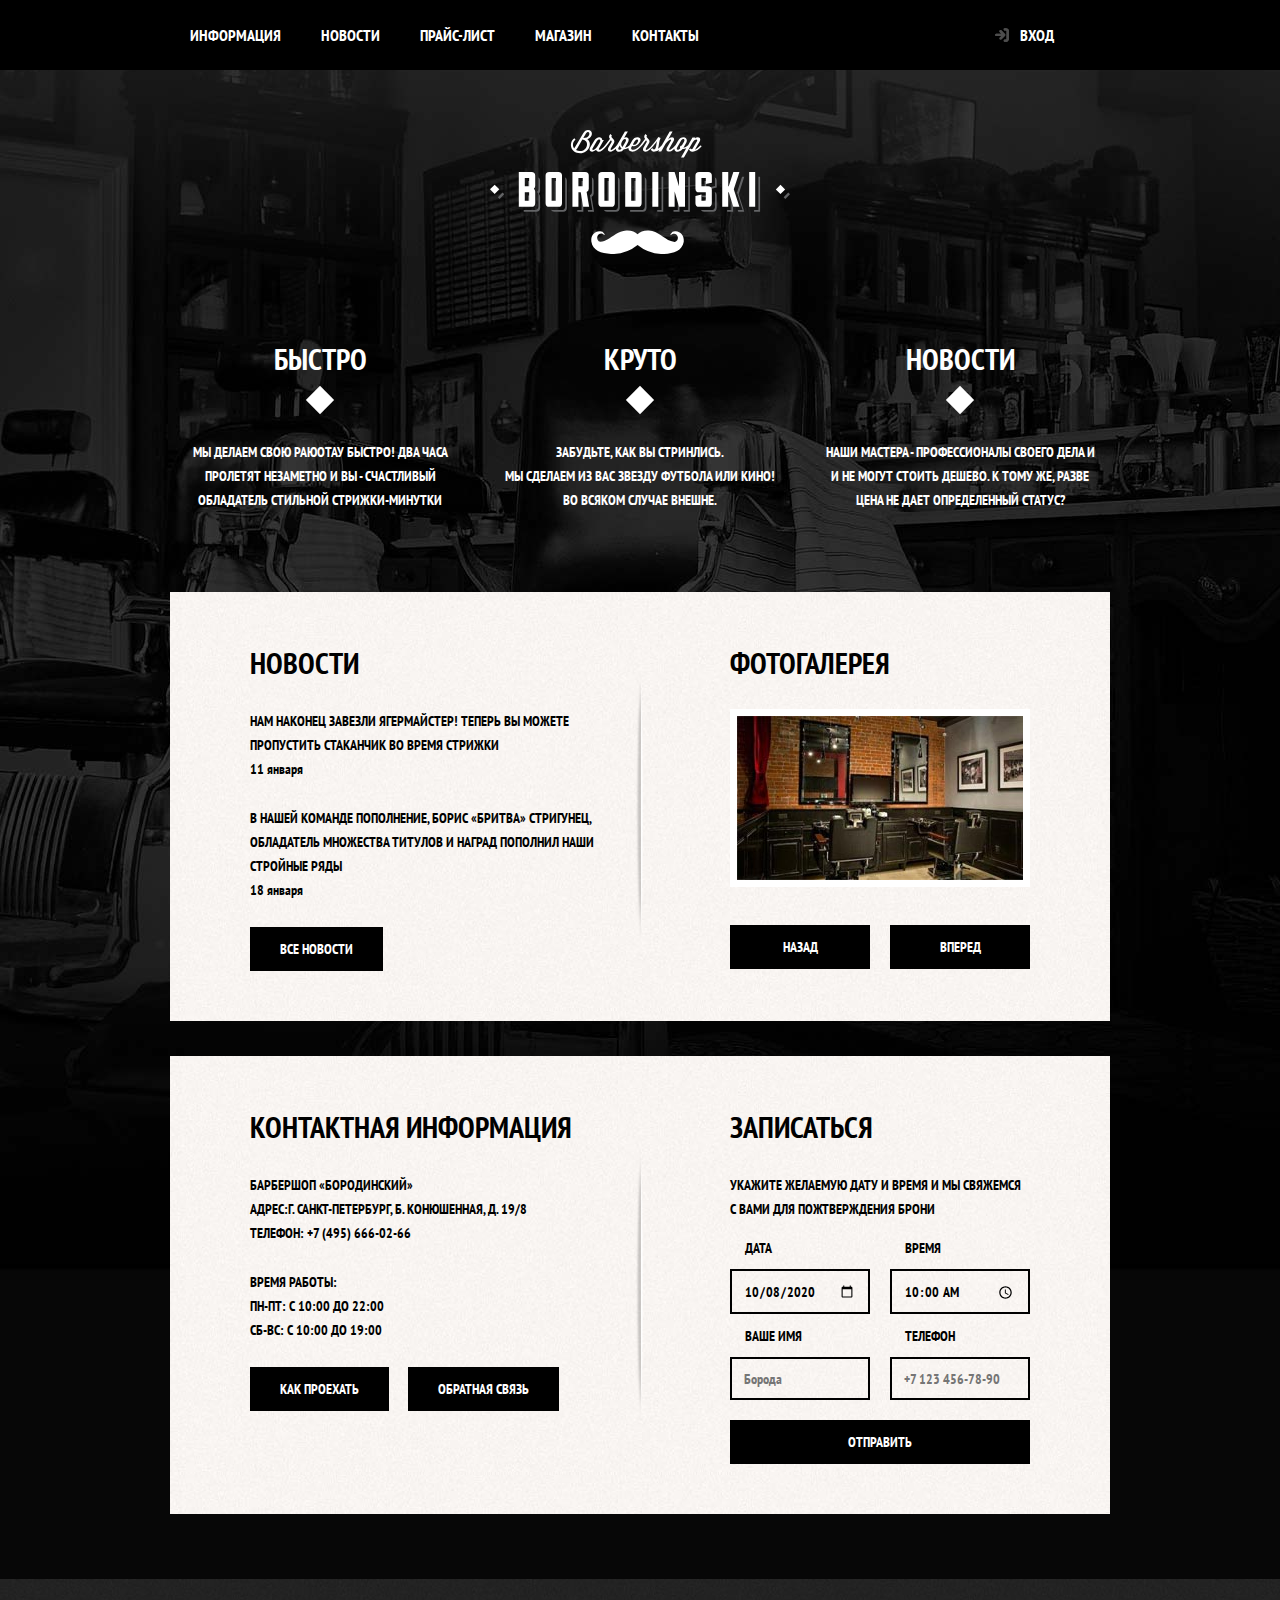
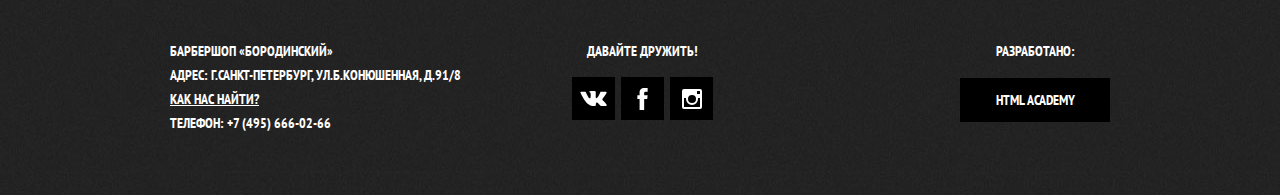
<file: index.html>
<!DOCTYPE html>
<html lang="ru">
<head>
    <meta charset="UTF-8">
    <title>Барбершоп Бородинский</title>
    <link href="https://fonts.googleapis.com/css2?family=PT+Sans+Narrow:wght@400;700&display=swap" rel="stylesheet">
    <link rel="stylesheet" href="css/normalize.css">
    <link rel="stylesheet" href="css/stylesheets.css">
</head>
<body>
    <header class="main-header">
        <nav class="main-navigation">
            <a href="index.html" class="main-header-logo">
                <img src="svg/index-logo.svg" width="368"
                height="150" alt="Логотип барбершопа Бородинский">
            </a>
            <div class="main-navigation-wrapper">
                <div class="container">
                    <ul class="site-navigation">
                        <li><a href="info.html">Информация</a></li>
                        <li><a href="news.html">Новости</a></li>
                        <li><a href="price.html">Прайс-лист</a></li>
                        <li><a href="shop.html">Магазин</a></li>
                        <li><a href="contacts.html">Контакты</a></li>
                    </ul>
                    <ul class="user-navigation">
                        <li><a class="login-link" href="login.html">Вход</a></li>
                    </ul>
                </div>
            </div>
        </nav>
    </header>
    <main class="container">
        
        <h1 class="visually-hidden">Барбершоп Бородинский</h1>
        
        <section class="advantages">
            <h2 class="visually-hidden">Преимущества</h2>
            <ul class="advantages-list">
                <li class="advantages-item">
                    <h3>Быстро</h3>
                    <p>Мы делаем свою раюотау быстро! Два часа<br>
                        пролетят незаметно и вы - cчастливый<br>
                        обладатель стильной стрижки-минутки</p>
                </li>
                <li class="advantages-item">
                     <h3>Круто</h3>
                     <p>Забудьте, как вы стринлись.<br>
                        Мы сделаем из вас звезду футбола или кино!<br>
                        Во всяком случае внешне.</p>
                </li>
                <li class="advantages-item">
                    <h3>Новости</h3>
                    <p>Наши мастера - профессионалы своего дела и<br>
                        и не могут стоить дешево. К тому же, разве цена
                        не дает определенный статус?</p>
                </li>
            </ul>
        </section>

        <div class="index-columns">
            <section class="news">
                <h2>Новости</h2>
                <ul class="news-list">
                    <li class="news-item">
                        <p>Нам наконец завезли Ягермайстер! Теперь вы можете<br>
                            пропустить стаканчик во время стрижки</p>
                        <time datetime="2020-01-11">11 января</time>
                    </li>
        
                    <li class="news-item">
                        <p>В нашей команде пополнение, Борис «Бритва» Стригунец,<br>
                            обладатель множества титулов и наград пополнил наши<br>
                            стройные ряды</p>
                        <time datetime="2020-01-18">18 января</time>
                    </li>
                </ul>
                <a class="button" href="news.html">Все новости</a>
            </section>
    
            <section class="gallery">
                <h2>Фотогалерея</h2>
                <div class="gallery-container">
                    <figure class="gallery-content">
                        <a href="#">
                            <img src="img/interier.jpg" width="268" height="164" alt="Салон">
                        </a>
                    </figure>
                    <button class="button gallery-button gallery-button-back" type="button">Назад</button>
                    <button class="button gallery-button gallery-button-next" type="button">Вперед</button>
                </div>
            </section>
        </div>

        <div class="index-columns">
            <section class="contacts">
                <h2>Контактная информация</h2>
                <p>
                    Барбершоп «Бородинский»<br>
                    Адрес:г. Санкт-Петербург, Б. Конюшенная, Д. 19/8<br>
                    Телефон: +7 (495) 666-02-66
                </p>
                <p>
                    Время работы:<br>
                    Пн-Пт: с 10:00 до 22:00<br>
                    Сб-Вс: с 10:00 до 19:00
                </p>
    
                <a class="button contacts-button-map" href="map.html">Как проехать</a>
                <a class="button" href="contacts.html">Обратная связь</a>
            </section>
    
            <section class="appointment">
                <h2>Записаться</h2>
                <p class="appointment-info">
                    Укажите желаемую дату и время и мы свяжемся<br>
                    с вами для пожтверждения брони
                </p>
                <form class="appointment-form" action="https://echo.htmladademy.ru" method="POST">
                    <p class="appointment-item">
                        <label for="appointment-date">Дата</label>
                        <input type="date" name="date" value="2020-10-08" id="appointment-date">
                    </p>
                    <p class="appointment-item">
                        <label for="appointmet-time">Время</label>
                        <input type="time" name="time" value="10:00" id="appointmet-time">
                    </p>
                    <p class="appointment-item">
                        <label for="appointment-name">Ваше имя</label>
                        <input type="text" name="name" value="" placeholder="Борода" id="appointment-name">
                    </p>
                    <p class="appointment-item">
                        <label for="appointment-phone">Телефон</label>
                        <input type="tel" name="phone" value="" placeholder="+7 123 456-78-90" id="appointment-phone">
                    </p>
                    <button class="button" type="submit ">Отправить</button>
                </form>
            </section>
        </div>
    </main>

    <footer class="main-footer">
            <div class="container">
                <p class="footer-contacts">
                    Барбершоп  «Бородинский»<br>
                    Адрес: г.Санкт-Петербург, ул.Б.Конюшенная, д.91/8<br>
                    <a href="map.html">Как нас найти?</a><br>
                    Телефон: +7 (495) 666-02-66
                </p>
    
                <div class="footer-social">
                    <p>Давайте дружить!</p>
                    <ul>
                        <li><a class="social-button" href="#"><span class="visually-hidden">Вконтакте</span>
                            <svg xmlns="http://www.w3.org/2000/svg" width="27" height="15" viewBox="0 0 26.14 14.91">
                            <path d="M26 13.47l-.09-.17a13.55 13.55 0 0 0-2.6-3q-.87-.83-1.1-1.12A1 1 0 0 1 22 8a10.27 
                            10.27 0 0 1 1.22-1.78l.88-1.16q2.35-3.13 2-4L26 .94a.8.8 0 0 0-.4-.22 2.14 2.14 0 0 0-.87 
                            0h-3.92a.51.51 0 0 0-.27 0h-.3a.6.6 0 0 0-.15.14.93.93 0 0 0-.14.24 22.22 22.22 0 0 1-1.46 
                            3.06q-.5.84-.93 1.46a7 7 0 0 1-.71.91 4.94 4.94 0 0 1-.52.47q-.23.18-.35.15l-.23-.05a.9.9 0 
                            0 1-.31-.33 1.49 1.49 0 0 1-.16-.53V1.6a3.14 3.14 0 0 0 0-.62 2.12 2.12 0 0 0-.14-.44.73.73 
                            0 0 0-.28-.33 1.57 1.57 0 0 0-.46-.18A9 9 0 0 0 12.57 0a8.93 8.93 0 0 0-3.25.33 1.83 1.83 0 
                            0 0-.52.41q-.25.3-.07.33a1.67 1.67 0 0 1 1.16.59l.08.16a2.6 2.6 0 0 1 .19.63 6.32 6.32 0 0 
                            1 .12 1 10.59 10.59 0 0 1 0 1.7q-.07.71-.13 1.1a2.21 2.21 0 0 1-.18.64 2.69 2.69 0 0 1-.16.3l
                            -.07.07a1 1 0 0 1-.37.07.86.86 0 0 1-.46-.19 3.27 3.27 0 0 1-.56-.52 7 7 0 0 1-.66-.93q-.37-.6
                            -.76-1.42l-.22-.39q-.2-.38-.56-1.11t-.62-1.43A.9.9 0 0 0 5.2.9h-.07a.93.93 0 0 0-.22-.16A1.44 
                            1.44 0 0 0 4.6.65L.87.68A1 1 0 0 0 .1.94L0 1a.44.44 0 0 0 0 .22 1.08 1.08 0 0 0 .08.37Q.9 3.53
                             1.86 5.31t1.66 2.87Q4.23 9.27 5 10.24t1 1.24l.37.41.34.33a8.06 8.06 0 0 0 1 .78 16.34 16.34 0 
                             0 0 1.4.9 7.6 7.6 0 0 0 1.79.72 6.19 6.19 0 0 0 2 .22h1.57a1.08 1.08 0 0 0 .72-.3l.05-.07a.9.9 
                             0 0 0 .1-.25 1.38 1.38 0 0 0 0-.37 4.48 4.48 0 0 1 .09-1.05 2.77 2.77 0 0 1 .23-.71 1.74 1.74 0
                              0 1 .29-.4 1.19 1.19 0 0 1 .23-.2h.11a.86.86 0 0 1 .77.21 4.52 4.52 0 0 1 .83.79q.39.47.93 1.05a6.41 
                              6.41 0 0 0 1 .87l.27.16a3.31 3.31 0 0 0 .71.3 1.53 1.53 0 0 0 .76.07l3.48-.05a1.58 1.58 0 0 0 
                              .8-.17.68.68 0 0 0 .34-.37 1.06 1.06 0 0 0 0-.46 1.71 1.71 0 0 0-.1-.36z" fill="#fff"/></svg>
                        </a></li>
                        <li><a class="social-button" href="#"><span class="visually-hidden">Фейсбук</span>
                            <svg xmlns="http://www.w3.org/2000/svg" width="19" height="22" viewBox="0 0 10.15 21.74"><path d="M3.34 1.12A4.77 4.77 0 0 1 6.53 0h3.61v3.81H7.81a1.07 1.07 0 0 0-1.09.83v2.55h3.42c-.08 1.23-.24 2.45-.41 3.67h-3v10.87H2.21V10.86H0V7.21h2.19V3.66a3.83 3.83 0 0 1 1.15-2.54z" fill="#fff"/></svg>
                        </a></li>
                        <li><a class="social-button" href="#"><span class="visually-hidden">Инстаграм</span>
                            <svg xmlns="http://www.w3.org/2000/svg" width="20" height="20" viewBox="0 0 20 20"><path d="M18 0H2a2 2 0 0 0-2 2v16a2 2 0 0 0 2 2h16a2 2 0 0 0 2-2V2a2 2 0 0 0-2-2zm-8 6a4 4 0 1 1-4 4 4 4 0 0 1 4-4zM2.5 18a.47.47 0 0 1-.5-.5V9h2.1a3.4 3.4 0 0 0-.1 1 6 6 0 1 0 12 0 3.4 3.4 0 0 0-.1-1H18v8.5a.47.47 0 0 1-.5.5zM18 4.5a.47.47 0 0 1-.5.5h-2a.47.47 0 0 1-.5-.5v-2a.47.47 0 0 1 .5-.5h2a.47.47 0 0 1 .5.5z" fill="#fff"/></svg>
                        </a></li>
                    </ul>
                </div>
    
                <p class="footer-copyright">
                    <b>Разработано:</b>
                    <a class="button" href="#">Html Academy</a>
                </p>
            </div>
    </footer>

    <section class="modal modal-login">
        <h2>Личный кабинет</h2>
        <p class="modal-description">Введите совй логин и пароль</p>
        <form class="login-form" action="https://echo.htmladademy.ru" method="POST">
            <P>
                <label class="visually-hidden" for="user-login">Логин</label>
                <input type="email" name="login" placeholder="email@example.com" id="user-login" class="login-icon-user">
            </P>
            <p>
                <label class="visually-hidden" for="user-password">Пароль</label>
                <input type="password" name="password" placeholder="********" id="user-password" class="login-icon-password">
            </p>
            <p class="login-help">
                <label class="login-checkbox" for="login-password-info">
                    <input type="checkbox" name="remember" id="login-password-info" class="visually-hidden login-checkbox">
                    <span class="checkbox-indicator"></span>
                    Запомните меня
                </label>
                <a class="restore" href="#">Я забыл пароль!</a>
            </p>
            <button class="button" type="submit">Войти</button>
        </form>        
        <button class="modal-close" type="button">Закрыть</button>
    </section>

    <section class="modal modal-map">
        <h2 class="visually-hidden">Как до нас добраться</h2>
        <iframe src="https://www.google.com/maps/embed?pb=!1m18!1m12!1m3!1d706.6416750849614!2d30.32173631799064!3d59.93737757071412!2m3!1f0!2f0!3f0!3m2!1i1024!2i768!4f13.1!3m3!1m2!1s0x4696310fed3acb23%3A0xce54128f8838d988!2z0JHQvtC70YzRiNCw0Y8g0JrQvtC90Y7RiNC10L3QvdCw0Y8g0YPQuy4sIDI3LCDQodCw0L3QutGCLdCf0LXRgtC10YDQsdGD0YDQsywgMTkxMTg2!5e0!3m2!1sru!2sru!4v1593627307449!5m2!1sru!2sru" width="600" height="450" frameborder="0" style="border:0;" allowfullscreen="" aria-hidden="false" tabindex="0"></iframe>
        <p>
            <img src="img/map.jpg"  alt="Офис компании по адресу ул. Большая Конюшенная 19/8, Санкт-Петербург"
            width="780" height="560">
        </p>
        <button class="modal-close" type="button">Закрыть</button>
    </section>

    <script src="js/popup.js"></script>
    <script src="js/map.js"></script>

</body>
</html>
</file>
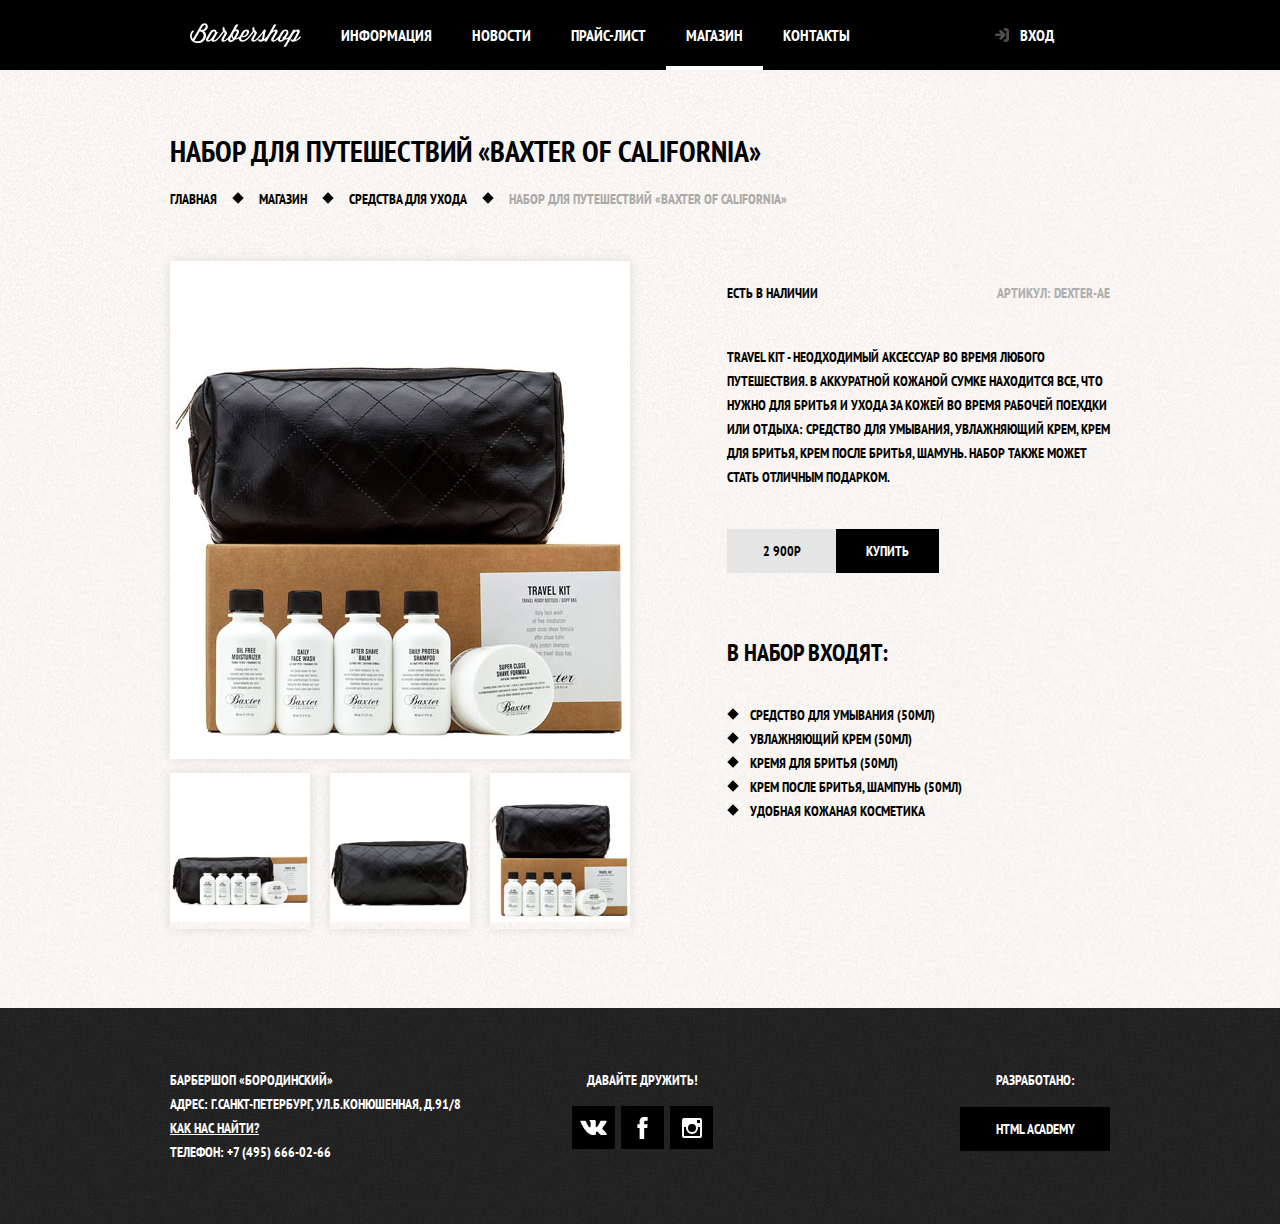
<file: item.html>
<!DOCTYPE html>
<html lang="ru">
<head>
    <meta charset="UTF-8">
    <title>Набор для путешестий «Baxter of California»</title>
    <link href="https://fonts.googleapis.com/css2?family=PT+Sans+Narrow:wght@400;700&display=swap" rel="stylesheet">
    <link rel="stylesheet" href="css/normalize.css">
    <link rel="stylesheet" href="css/stylesheets.css">
</head>
<body class="inner-page">
    <header class="main-header">
        <nav class="main-navigation">
            <div class="main-navigation-wrapper">
                <div class="container">
                    <a href="index.html" class="main-header-logo">
                        <img src="svg/logo.svg" width="111"
                        height="24" alt="Логотип барбершопа Бородинский">
                    </a>
                    <ul class="site-navigation">
                        <li><a href="info.html">Информация</a></li>
                        <li><a href="news.html">Новости</a></li>
                        <li><a href="price.html">Прайс-лист</a></li>
                        <li class="site-navigation-current"><a href="shop.html">Магазин</a></li>
                        <li><a href="contacts.html">Контакты</a></li>
                    </ul>
                    <ul class="user-navigation">
                        <li><a class="login-link" href="login.html">Вход</a></li>
                    </ul>
                </div>
            </div>
        </nav>
    </header>

    <main class="container">
        <h1 class="page-title">Набор для путешествий «Baxter of California»</h1>
        <ul class="breadcrumbs">
            <li><a href="index.html">Главная</a></li>
            <li><a href="shop.html">Магазин</a></li>
            <li><a href="">Средства для ухода</a></li>
            <li class="breadcrumbs-current">Набор для путешествий «Baxter of California»</li>
        </ul>

        <div class="catalog-columns">
            <section class="product-photo">
                <h2 class="visually-hidden">Изображения товара</h2>
                <p class="full-photo">
                    <img src="img/product-big.jpg" width="460" height="498"
                        alt="Фото всего набора">
                </p>
                <ul class="other-product-photo">
                    <li>
                        <img src="img/product-small-1.jpg" width="140" height="149" 
                            alt="Перовое фото">
                    </li>
                    <li>
                        <img src="img/product-small-2.jpg" width="140" height="149" 
                            alt="Второе фото">
                    </li>
                    <li>
                        <img src="img/product-small-3.jpg" width="140" height="149" 
                            alt="Третье фото">
                    </li>
                </ul>
            </section>
    
            <section class="product-description">
                <h2 class="visually-hidden">Описание товара</h2>
                <div class="available-code">
                    <p>Есть в наличии</p>
                    <p class="product-code">Артикул: Dexter-AE</p>
                </div>
                <p class="main-description">
                    Travel Kit - неодходимый аксессуар во время любого<br>
                    путешествия. В аккуратной кожаной сумке находится все, что<br>
                    нужно для бритья и ухода за кожей во время рабочей поехдки<br>
                    или отдыха: средство для умывания, увлажняющий крем, крем<br>
                    для бритья, крем после бритья, шамунь. Набор также может<br>
                    стать отличным подарком.
                </p>
                <p class="price-buy">
                    <b class="price">2 900р</b>
                    <a class="button" href="#">Купить</a>
                </p>
                <h3>В набор входят:</h3>
                <ul class="included-list">
                    <li>Средство для умывания (50мл)</li>
                    <li>Увлажняющий крем (50мл)</li>
                    <li>Кремя для бритья (50мл)</li>
                    <li>Крем после бритья, шампунь (50мл)</li>
                    <li>Удобная кожаная косметика</li>
                </ul>
            </section>
        </div>
    </main>

    <footer class="main-footer">
        <div class="container">
            <p class="footer-contacts">
                Барбершоп  «Бородинский»<br>
                Адрес: г.Санкт-Петербург, ул.Б.Конюшенная, д.91/8<br>
                <a href="map.html">Как нас найти?</a><br>
                Телефон: +7 (495) 666-02-66
            </p>

            <div class="footer-social">
                <p>Давайте дружить!</p>
                <ul>
                    <li><a class="social-button" href="#"><span class="visually-hidden">Вконтакте</span>
                        <svg xmlns="http://www.w3.org/2000/svg" width="27" height="15" viewBox="0 0 26.14 14.91">
                        <path d="M26 13.47l-.09-.17a13.55 13.55 0 0 0-2.6-3q-.87-.83-1.1-1.12A1 1 0 0 1 22 8a10.27 
                        10.27 0 0 1 1.22-1.78l.88-1.16q2.35-3.13 2-4L26 .94a.8.8 0 0 0-.4-.22 2.14 2.14 0 0 0-.87 
                        0h-3.92a.51.51 0 0 0-.27 0h-.3a.6.6 0 0 0-.15.14.93.93 0 0 0-.14.24 22.22 22.22 0 0 1-1.46 
                        3.06q-.5.84-.93 1.46a7 7 0 0 1-.71.91 4.94 4.94 0 0 1-.52.47q-.23.18-.35.15l-.23-.05a.9.9 0 
                        0 1-.31-.33 1.49 1.49 0 0 1-.16-.53V1.6a3.14 3.14 0 0 0 0-.62 2.12 2.12 0 0 0-.14-.44.73.73 
                        0 0 0-.28-.33 1.57 1.57 0 0 0-.46-.18A9 9 0 0 0 12.57 0a8.93 8.93 0 0 0-3.25.33 1.83 1.83 0 
                        0 0-.52.41q-.25.3-.07.33a1.67 1.67 0 0 1 1.16.59l.08.16a2.6 2.6 0 0 1 .19.63 6.32 6.32 0 0 
                        1 .12 1 10.59 10.59 0 0 1 0 1.7q-.07.71-.13 1.1a2.21 2.21 0 0 1-.18.64 2.69 2.69 0 0 1-.16.3l
                        -.07.07a1 1 0 0 1-.37.07.86.86 0 0 1-.46-.19 3.27 3.27 0 0 1-.56-.52 7 7 0 0 1-.66-.93q-.37-.6
                        -.76-1.42l-.22-.39q-.2-.38-.56-1.11t-.62-1.43A.9.9 0 0 0 5.2.9h-.07a.93.93 0 0 0-.22-.16A1.44 
                        1.44 0 0 0 4.6.65L.87.68A1 1 0 0 0 .1.94L0 1a.44.44 0 0 0 0 .22 1.08 1.08 0 0 0 .08.37Q.9 3.53
                         1.86 5.31t1.66 2.87Q4.23 9.27 5 10.24t1 1.24l.37.41.34.33a8.06 8.06 0 0 0 1 .78 16.34 16.34 0 
                         0 0 1.4.9 7.6 7.6 0 0 0 1.79.72 6.19 6.19 0 0 0 2 .22h1.57a1.08 1.08 0 0 0 .72-.3l.05-.07a.9.9 
                         0 0 0 .1-.25 1.38 1.38 0 0 0 0-.37 4.48 4.48 0 0 1 .09-1.05 2.77 2.77 0 0 1 .23-.71 1.74 1.74 0
                          0 1 .29-.4 1.19 1.19 0 0 1 .23-.2h.11a.86.86 0 0 1 .77.21 4.52 4.52 0 0 1 .83.79q.39.47.93 1.05a6.41 
                          6.41 0 0 0 1 .87l.27.16a3.31 3.31 0 0 0 .71.3 1.53 1.53 0 0 0 .76.07l3.48-.05a1.58 1.58 0 0 0 
                          .8-.17.68.68 0 0 0 .34-.37 1.06 1.06 0 0 0 0-.46 1.71 1.71 0 0 0-.1-.36z" fill="#fff"/></svg>
                    </a></li>
                    <li><a class="social-button" href="#"><span class="visually-hidden">Фейсбук</span>
                        <svg xmlns="http://www.w3.org/2000/svg" width="19" height="22" viewBox="0 0 10.15 21.74"><path d="M3.34 1.12A4.77 4.77 0 0 1 6.53 0h3.61v3.81H7.81a1.07 1.07 0 0 0-1.09.83v2.55h3.42c-.08 1.23-.24 2.45-.41 3.67h-3v10.87H2.21V10.86H0V7.21h2.19V3.66a3.83 3.83 0 0 1 1.15-2.54z" fill="#fff"/></svg>
                    </a></li>
                    <li><a class="social-button" href="#"><span class="visually-hidden">Инстаграм</span>
                        <svg xmlns="http://www.w3.org/2000/svg" width="20" height="20" viewBox="0 0 20 20"><path d="M18 0H2a2 2 0 0 0-2 2v16a2 2 0 0 0 2 2h16a2 2 0 0 0 2-2V2a2 2 0 0 0-2-2zm-8 6a4 4 0 1 1-4 4 4 4 0 0 1 4-4zM2.5 18a.47.47 0 0 1-.5-.5V9h2.1a3.4 3.4 0 0 0-.1 1 6 6 0 1 0 12 0 3.4 3.4 0 0 0-.1-1H18v8.5a.47.47 0 0 1-.5.5zM18 4.5a.47.47 0 0 1-.5.5h-2a.47.47 0 0 1-.5-.5v-2a.47.47 0 0 1 .5-.5h2a.47.47 0 0 1 .5.5z" fill="#fff"/></svg>
                    </a></li>
                </ul>
            </div>

            <p class="footer-copyright">
                <b>Разработано:</b>
                <a class="button" href="#">Html Academy</a>
            </p>
        </div>
    </footer>

    <section class="modal modal-login">
        <h2>Личный кабинет</h2>
        <p>Введите совй логин и пароль</p>
        <form class="login-form" action="https://echo.htmladademy.ru" method="POST">
            <P>
                <label class="visually-hidden" for="user-login">Логин</label>
                <input type="email" name="login" placeholder="email@example.com" id="user-login">
            </P>
            <p>
                <label class="visually-hidden" for="user-password">Пароль</label>
                <input type="password" name="password" id="" placeholder="********" id="user-password">
            </p>
            <p>
                <label for="login-password-info"></label>
                <input type="checkbox" name="remember" id="login-password-info">
                Запомните меня
                <a class="restore" href="#">Я забыл пароль!</a>
            </p>
            <button class="button" type="submit">Войти</button>
        </form>        
        <button class="modal-close" type="button">Закрыть</button>
    </section>
</body>
</html>
</file>
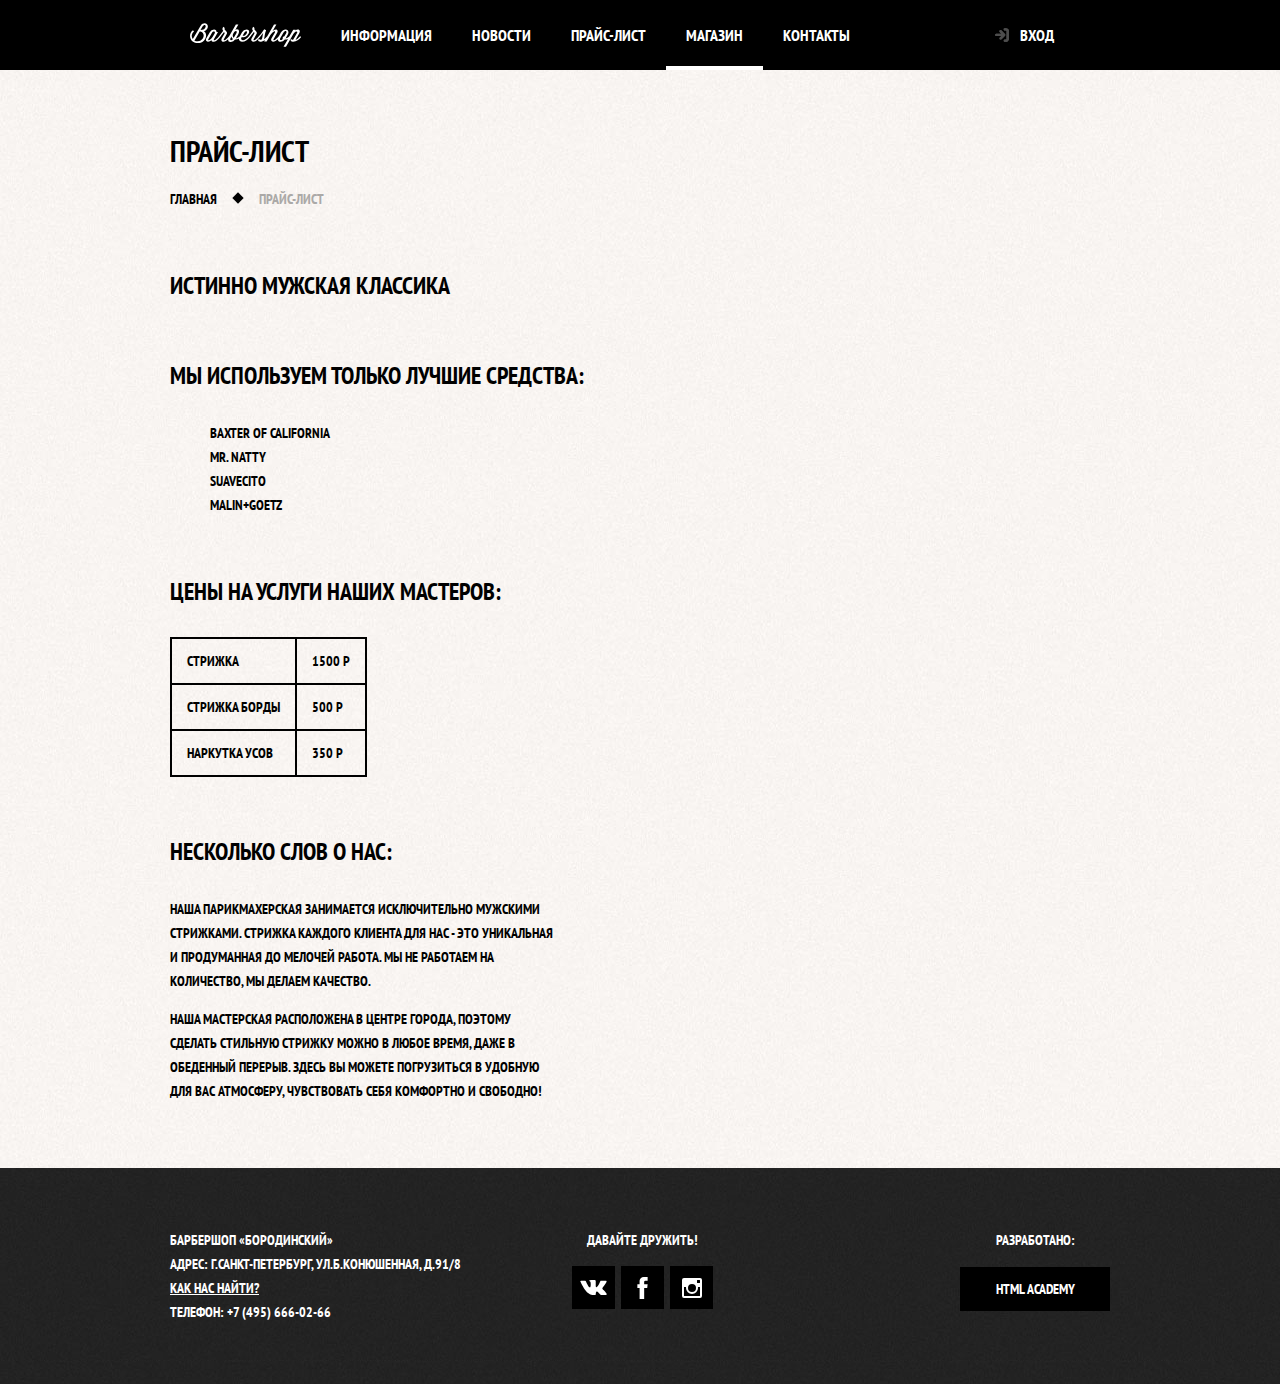
<file: price.html>
<!DOCTYPE html>
<html lang="ru">
<head>
    <meta charset="UTF-8">
    <title>Прайс-лист</title>
    <link href="https://fonts.googleapis.com/css2?family=PT+Sans+Narrow:wght@400;700&display=swap" rel="stylesheet">
    <link rel="stylesheet" href="css/normalize.css">
    <link rel="stylesheet" href="css/stylesheets.css">
</head>
<body class="inner-page">
    <header class="main-header">
        <nav class="main-navigation">
            <div class="main-navigation-wrapper">
                <div class="container">
                    <a href="index.html" class="main-header-logo">
                        <img src="svg/logo.svg" width="111"
                        height="24" alt="Логотип барбершопа Бородинский">
                    </a>
                    <ul class="site-navigation">
                        <li><a href="info.html">Информация</a></li>
                        <li><a href="news.html">Новости</a></li>
                        <li><a href="price.html">Прайс-лист</a></li>
                        <li class="site-navigation-current"><a href="shop.html">Магазин</a></li>
                        <li><a href="contacts.html">Контакты</a></li>
                    </ul>
                    <ul class="user-navigation">
                        <li><a class="login-link" href="login.html">Вход</a></li>
                    </ul>
                </div>
            </div>
        </nav>
    </header>

    <main class="container">

            <h1 class="page-title">Прайс-лист</h1>
    
            <ul class="breadcrumbs">
                <li><a href="index.html">Главная</a></li>
                <li class="breadcrumbs-current">Прайс-лист</li>
            </ul>
    
            <section class="inner-content">

            <h2 class="big-heading">Истинно мужская классика</h2>
    
            <section class="hair-care-products">
                <h2>Мы используем только лучшие средства:</h2>
                <ul class="custom-list-1">
                    <li class="facilities-item">Baxter of California</li>
                    <li class="facilities-item">Mr. Natty</li>
                    <li class="facilities-item">Suavecito</li>
                    <li class="facilities-item">Malin+Goetz</li>
                </ul>
            </section>
    
            <section class="price-table">
                <h2>Цены на услуги наших мастеров:</h2>
                 
                <table class="custom-table-1">
                    <tr>
                        <td>Стрижка</td>
                        <td>1500 Р</td>
                    </tr>
                    <tr>
                        <td>Стрижка борды</td>
                        <td>500 Р</td>
                    </tr>
                    <tr>
                        <td>Наркутка усов</td> 
                        <td>350 Р</td>
                    </tr>
                </table>
            </section>
    
            <section class="about-us">
                <h2>Несколько слов о нас:</h2>
                <p class="about-us-info">
                    Наша парикмахерская занимается исключительно мужскими<br>
                    стрижками. Стрижка каждого клиента для нас - это уникальная<br>
                    и продуманная до мелочей работа. Мы не работаем на<br>
                    количество, мы делаем качество.<br>
                </p>
            </section>
    
            <section class="location">
                <h2 class="visually-hidden">Расположены в центре города</h2>
                <p class="location-info">
                    Наша мастерская расположена в центре города, поэтому<br>
                    сделать стильную стрижку можно в любое время, даже в<br>
                    обеденный перерыв. Здесь вы можете погрузиться в удобную<br>
                    для вас атмосферу, чувствовать себя комфортно и свободно!<br>
                </p>
            </section>
        </section>
    </main>

    <footer class="main-footer">
        <div class="container">
            <p class="footer-contacts">
                Барбершоп  «Бородинский»<br>
                Адрес: г.Санкт-Петербург, ул.Б.Конюшенная, д.91/8<br>
                <a href="map.html">Как нас найти?</a><br>
                Телефон: +7 (495) 666-02-66
            </p>

            <div class="footer-social">
                <p>Давайте дружить!</p>
                <ul>
                    <li><a class="social-button" href="#"><span class="visually-hidden">Вконтакте</span>
                        <svg xmlns="http://www.w3.org/2000/svg" width="27" height="15" viewBox="0 0 26.14 14.91">
                        <path d="M26 13.47l-.09-.17a13.55 13.55 0 0 0-2.6-3q-.87-.83-1.1-1.12A1 1 0 0 1 22 8a10.27 
                        10.27 0 0 1 1.22-1.78l.88-1.16q2.35-3.13 2-4L26 .94a.8.8 0 0 0-.4-.22 2.14 2.14 0 0 0-.87 
                        0h-3.92a.51.51 0 0 0-.27 0h-.3a.6.6 0 0 0-.15.14.93.93 0 0 0-.14.24 22.22 22.22 0 0 1-1.46 
                        3.06q-.5.84-.93 1.46a7 7 0 0 1-.71.91 4.94 4.94 0 0 1-.52.47q-.23.18-.35.15l-.23-.05a.9.9 0 
                        0 1-.31-.33 1.49 1.49 0 0 1-.16-.53V1.6a3.14 3.14 0 0 0 0-.62 2.12 2.12 0 0 0-.14-.44.73.73 
                        0 0 0-.28-.33 1.57 1.57 0 0 0-.46-.18A9 9 0 0 0 12.57 0a8.93 8.93 0 0 0-3.25.33 1.83 1.83 0 
                        0 0-.52.41q-.25.3-.07.33a1.67 1.67 0 0 1 1.16.59l.08.16a2.6 2.6 0 0 1 .19.63 6.32 6.32 0 0 
                        1 .12 1 10.59 10.59 0 0 1 0 1.7q-.07.71-.13 1.1a2.21 2.21 0 0 1-.18.64 2.69 2.69 0 0 1-.16.3l
                        -.07.07a1 1 0 0 1-.37.07.86.86 0 0 1-.46-.19 3.27 3.27 0 0 1-.56-.52 7 7 0 0 1-.66-.93q-.37-.6
                        -.76-1.42l-.22-.39q-.2-.38-.56-1.11t-.62-1.43A.9.9 0 0 0 5.2.9h-.07a.93.93 0 0 0-.22-.16A1.44 
                        1.44 0 0 0 4.6.65L.87.68A1 1 0 0 0 .1.94L0 1a.44.44 0 0 0 0 .22 1.08 1.08 0 0 0 .08.37Q.9 3.53
                            1.86 5.31t1.66 2.87Q4.23 9.27 5 10.24t1 1.24l.37.41.34.33a8.06 8.06 0 0 0 1 .78 16.34 16.34 0 
                            0 0 1.4.9 7.6 7.6 0 0 0 1.79.72 6.19 6.19 0 0 0 2 .22h1.57a1.08 1.08 0 0 0 .72-.3l.05-.07a.9.9 
                            0 0 0 .1-.25 1.38 1.38 0 0 0 0-.37 4.48 4.48 0 0 1 .09-1.05 2.77 2.77 0 0 1 .23-.71 1.74 1.74 0
                            0 1 .29-.4 1.19 1.19 0 0 1 .23-.2h.11a.86.86 0 0 1 .77.21 4.52 4.52 0 0 1 .83.79q.39.47.93 1.05a6.41 
                            6.41 0 0 0 1 .87l.27.16a3.31 3.31 0 0 0 .71.3 1.53 1.53 0 0 0 .76.07l3.48-.05a1.58 1.58 0 0 0 
                            .8-.17.68.68 0 0 0 .34-.37 1.06 1.06 0 0 0 0-.46 1.71 1.71 0 0 0-.1-.36z" fill="#fff"/></svg>
                    </a></li>
                    <li><a class="social-button" href="#"><span class="visually-hidden">Фейсбук</span>
                        <svg xmlns="http://www.w3.org/2000/svg" width="19" height="22" viewBox="0 0 10.15 21.74"><path d="M3.34 1.12A4.77 4.77 0 0 1 6.53 0h3.61v3.81H7.81a1.07 1.07 0 0 0-1.09.83v2.55h3.42c-.08 1.23-.24 2.45-.41 3.67h-3v10.87H2.21V10.86H0V7.21h2.19V3.66a3.83 3.83 0 0 1 1.15-2.54z" fill="#fff"/></svg>
                    </a></li>
                    <li><a class="social-button" href="#"><span class="visually-hidden">Инстаграм</span>
                        <svg xmlns="http://www.w3.org/2000/svg" width="20" height="20" viewBox="0 0 20 20"><path d="M18 0H2a2 2 0 0 0-2 2v16a2 2 0 0 0 2 2h16a2 2 0 0 0 2-2V2a2 2 0 0 0-2-2zm-8 6a4 4 0 1 1-4 4 4 4 0 0 1 4-4zM2.5 18a.47.47 0 0 1-.5-.5V9h2.1a3.4 3.4 0 0 0-.1 1 6 6 0 1 0 12 0 3.4 3.4 0 0 0-.1-1H18v8.5a.47.47 0 0 1-.5.5zM18 4.5a.47.47 0 0 1-.5.5h-2a.47.47 0 0 1-.5-.5v-2a.47.47 0 0 1 .5-.5h2a.47.47 0 0 1 .5.5z" fill="#fff"/></svg>
                    </a></li>
                </ul>
            </div>

            <p class="footer-copyright">
                <b>Разработано:</b>
                <a class="button" href="#">Html Academy</a>
            </p>
        </div>
    </footer>

    <section class="modal modal-login">
        <h2>Личный кабинет</h2>
        <p>Введите совй логин и пароль</p>
        <form class="login-form" action="https://echo.htmladademy.ru" method="POST">
            <P>
                <label class="visually-hidden" for="user-login">Логин</label>
                <input type="email" name="login" placeholder="email@example.com" id="user-login">
            </P>
            <p>
                <label class="visually-hidden" for="user-password">Пароль</label>
                <input type="password" name="password" id="" placeholder="********" id="user-password">
            </p>
            <p>
                <label for="login-password-info"></label>
                <input type="checkbox" name="remember" id="login-password-info">
                Запомните меня
                <a class="restore" href="#">Я забыл пароль!</a>
            </p>
            <button class="button" type="submit">Войти</button>
        </form>        
        <button class="modal-close" type="button">Закрыть</button>
    </section>
</body>
</html>
</file>
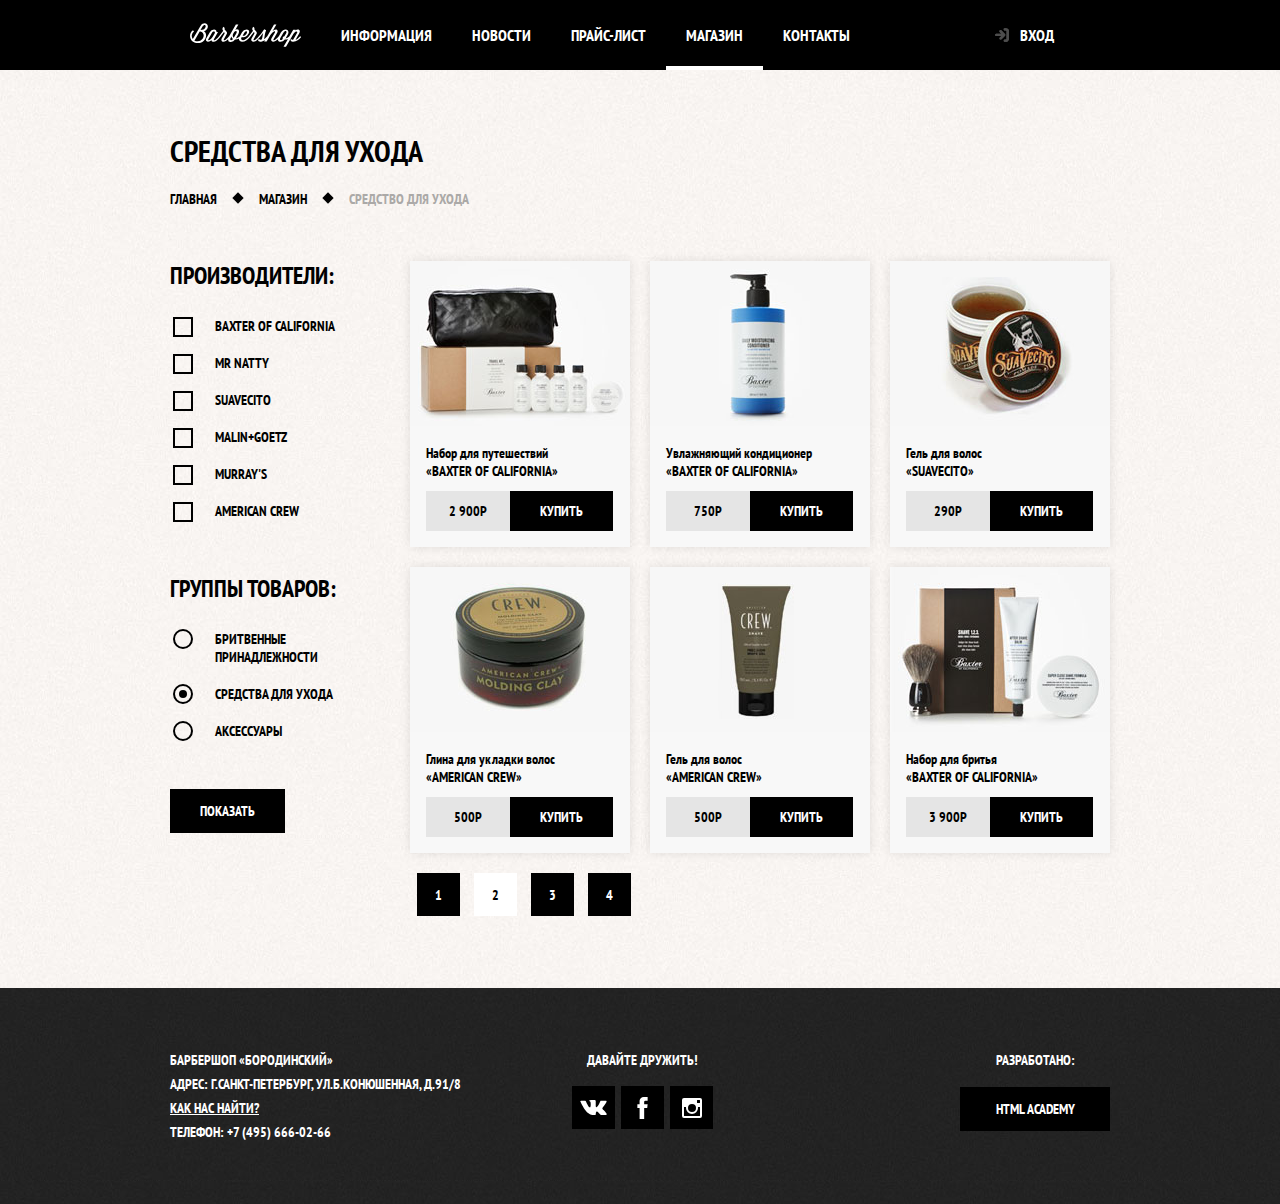
<file: shop.html>
<!DOCTYPE html>
<html lang="ru">
<head>
    <meta charset="UTF-8">
    <title>Каталог</title>
    <link href="https://fonts.googleapis.com/css2?family=PT+Sans+Narrow:wght@400;700&display=swap" rel="stylesheet">
    <link rel="stylesheet" href="css/normalize.css">
    <link rel="stylesheet" href="css/stylesheets.css">
</head>
<body class="inner-page">
    <header class="main-header">
        <nav class="main-navigation">
            <div class="main-navigation-wrapper">
                <div class="container">
                    <a href="index.html" class="main-header-logo">
                        <img src="svg/logo.svg" width="111"
                        height="24" alt="Логотип барбершопа Бородинский">
                    </a>
                    <ul class="site-navigation">
                        <li><a href="info.html">Информация</a></li>
                        <li><a href="news.html">Новости</a></li>
                        <li><a href="price.html">Прайс-лист</a></li>
                        <li class="site-navigation-current"><a href="shop.html">Магазин</a></li>
                        <li><a href="contacts.html">Контакты</a></li>
                    </ul>
                    <ul class="user-navigation">
                        <li><a class="login-link" href="login.html">Вход</a></li>
                    </ul>
                </div>
            </div>
        </nav>
    </header>

    <main class="container">
        <h1 class="page-title">Средства для ухода</h1>
        <ul class="breadcrumbs">
            <li><a href="index.html">Главная</a></li>
            <li><a href="catalog.html">Магазин</a></li>
            <li class="breadcrumbs-current">Средство для ухода</li>
        </ul>

        <div class="catalog-columns">
            <section class="products-filter"> 
                <h2 class="visually-hidden">Фильтр производителей</h2>
                <form action="https://echo.htmladademy.ru" method="GET">
                    <fieldset class="producers-filter">
                        <legend>производители:</legend>
                        <ul>
                            <li>
                                <input type="checkbox" name="baxter-of-california" id="filter-baxter-of-california" class="visually-hidden filter-input">
                                <label for="filter-baxter-of-california">Baxter of California</label>
                            </li>
                            <li>
                                <input type="checkbox" name="mr-natty" id="filter-mr-natty" class="visually-hidden filter-input">
                                <label for="filter-mr-natty">Mr Natty</label>
                            </li>
                            <li>
                                <input type="checkbox" name="suavecito" id="filter-suavecito" class="visually-hidden filter-input">
                                <label for="filter-suavecito">Suavecito</label>
                            </li>
                            <li>
                                <input type="checkbox" name="malin+goetz" id="filter-malin+goetz" class="visually-hidden filter-input">
                                <label for="filter-malin+goetz">Malin+Goetz</label>
                            </li>
                            <li>
                                <input type="checkbox" name="murray's" id="filter-murray's" class="visually-hidden filter-input">
                                <label for="filter-murray's">Murray's</label>
                            </li>
                            <li>
                                <input type="checkbox" name="american-crew" id="filter-american-crew" class="visually-hidden filter-input">
                                <label for="filter-american-crew">American crew</label>
                            </li>
                        </ul>
                    </fieldset>
    
                    <fieldset class="categories-filter">
                        <legend>Группы товаров:</legend>
                        <ul>
                            <li>
                                <input type="radio" name="product-group" value="shaving" id="filter-shave" class="visually-hidden filter-input filter-input-radio">
                                <label for="filter-shave">Бритвенные принадлежности</label>
                            </li>
                            <li>
                                <input class="visually-hidden filter-input filter-input-radio" type="radio" name="product-group" value="hair-care" id="filter-care"
                                    checked>
                                <label for="filter-care">Средства для ухода</label>
                            </li>
                            <li>
                                <input class="visually-hidden filter-input filter-input-radio" type="radio" name="product-group" value="accessories" id="filter-accessories">
                                <label for="filter-accessories">Аксессуары</label>
                            </li>
                        </ul>
                    </fieldset>
                    <button class="button" type="submit">Показать</button>
                </form>
            </section>
    
            <section class="shop-item">
                <h2 class="visually-hidden">Список средств для уходу</h2>
                <ul class="item-list">
                    <li class="products-card">
                        <h3>
                            <a href="item.html" class="item-name">
                                <span class="categorie">Набор для путешествий</span>
                                <span class="brand">«Baxter of California»</span>
                            </a>
                        </h3>
                        <p class="products-card-photo">
                            <a href="">
                                <img src="img/product-1.jpg" width="220" height="165"
                                alt="Набор для путешествий «Baxter of California»">
                            </a>
                        </p>
                        <p class="price-buy">
                            <b class="price">2 900р</b>
                            <a class="button" href="#">Купить</a>
                        </p>
                    </li>
                    <li class="products-card">
                        <h3>
                            <a href="item.html" class="item-name">
                                <span class="categorie">Увлажняющий кондиционер</span>
                                <span class="brand">«Baxter of California»</span>
                            </a>
                        </h3>
                        <p class="products-card-photo">
                            <a href="">
                                <img src="img/product-2.jpg" width="220" height="165"
                                alt="Увлажняющий кондиционер «Baxter of California»">
                            </a>
                        </p>
                        <p class="price-buy">
                            <b class="price">750р</b>
                            <a class="button" href="#">Купить</a>
                        </p>
                    </li>
                    <li class="products-card">
                        <h3>
                            <a href="catalog-item.html" class="item-name">
                                <span class="categorie">Гель для волос</span>
                                <span class="brand">«Suavecito»</span>
                            </a>
                        </h3>
                        <p class="products-card-photo">
                            <a href="">
                                <img src="img/product-3.jpg" width="220" height="165"
                                alt="Гель для волос «Suavecito»">
                            </a>
                        </p>
                        <p class="price-buy">
                            <b class="price">290р</b>
                            <a class="button" href="#">Купить</a>
                        </p>
                    </li>
                    <li class="products-card">
                        <h3>
                            <a href="catalog-item.html" class="item-name">
                                <span class="categorie">Глина для укладки волос</span>
                                <span class="brand">«American Crew»</span>
                            </a>
                        </h3>
                        <p class="products-card-photo">
                            <a href="">
                                <img src="img/product-4.jpg" width="220" height="165"
                                alt="Глина для укладки волос «American Crew»">
                            </a>
                        </p>
                        <p class="price-buy">
                            <b class="price">500р</b>
                            <a class="button" href="#">Купить</a>
                        </p>
                    </li>
                    <li class="products-card">
                        <h3>
                            <a href="catalog-item.html" class="item-name" class="item-name">
                                <span class="categorie">Гель для волос</span>
                                <span class="brand">«American Crew»</span>
                            </a>
                        </h3>
                        <p class="products-card-photo">
                            <a href="">
                                <img src="img/product-5.jpg" width="220" height="165"
                                alt="Гель для волос «American Crew»">
                            </a>
                        </p>
                        <p class="price-buy">
                            <b class="price">500р</b>
                            <a class="button" href="#">Купить</a>
                        </p>
                    </li>
                    <li class="products-card">
                        <h3>
                            <a href="catalog-item.html" class="item-name">
                                <span class="categorie">Набор для бритья</span>
                                <span class="brand">«Baxter of California»</span>
                            </a>
                        </h3>
                        <p class="products-card-photo">
                            <a href="">
                                <img src="img/product-6.jpg" width="220" height="165"
                                alt="Набор для бритья «Baxter of California»">
                            </a>
                        </p>
                        <p class="price-buy">
                            <b class="price">3 900р</b>
                            <a class="button" href="#">Купить</a>
                        </p>
                    </li>
                </ul>
                <ul class="pagination">
                    <li><a href="#">1</a></li>
                    <li class="pagination-current"><a href="">2</a></li>
                    <li><a href="#">3</a></li>
                    <li><a href="#">4</a></li>
                </ul>
            </section>
        </div>
    </main>

    <footer class="main-footer">
        <div class="container">
            <p class="footer-contacts">
                Барбершоп  «Бородинский»<br>
                Адрес: г.Санкт-Петербург, ул.Б.Конюшенная, д.91/8<br>
                <a href="map.html">Как нас найти?</a><br>
                Телефон: +7 (495) 666-02-66
            </p>

            <div class="footer-social">
                <p>Давайте дружить!</p>
                <ul>
                    <li><a class="social-button" href="#"><span class="visually-hidden">Вконтакте</span>
                        <svg xmlns="http://www.w3.org/2000/svg" width="27" height="15" viewBox="0 0 26.14 14.91">
                        <path d="M26 13.47l-.09-.17a13.55 13.55 0 0 0-2.6-3q-.87-.83-1.1-1.12A1 1 0 0 1 22 8a10.27 
                        10.27 0 0 1 1.22-1.78l.88-1.16q2.35-3.13 2-4L26 .94a.8.8 0 0 0-.4-.22 2.14 2.14 0 0 0-.87 
                        0h-3.92a.51.51 0 0 0-.27 0h-.3a.6.6 0 0 0-.15.14.93.93 0 0 0-.14.24 22.22 22.22 0 0 1-1.46 
                        3.06q-.5.84-.93 1.46a7 7 0 0 1-.71.91 4.94 4.94 0 0 1-.52.47q-.23.18-.35.15l-.23-.05a.9.9 0 
                        0 1-.31-.33 1.49 1.49 0 0 1-.16-.53V1.6a3.14 3.14 0 0 0 0-.62 2.12 2.12 0 0 0-.14-.44.73.73 
                        0 0 0-.28-.33 1.57 1.57 0 0 0-.46-.18A9 9 0 0 0 12.57 0a8.93 8.93 0 0 0-3.25.33 1.83 1.83 0 
                        0 0-.52.41q-.25.3-.07.33a1.67 1.67 0 0 1 1.16.59l.08.16a2.6 2.6 0 0 1 .19.63 6.32 6.32 0 0 
                        1 .12 1 10.59 10.59 0 0 1 0 1.7q-.07.71-.13 1.1a2.21 2.21 0 0 1-.18.64 2.69 2.69 0 0 1-.16.3l
                        -.07.07a1 1 0 0 1-.37.07.86.86 0 0 1-.46-.19 3.27 3.27 0 0 1-.56-.52 7 7 0 0 1-.66-.93q-.37-.6
                        -.76-1.42l-.22-.39q-.2-.38-.56-1.11t-.62-1.43A.9.9 0 0 0 5.2.9h-.07a.93.93 0 0 0-.22-.16A1.44 
                        1.44 0 0 0 4.6.65L.87.68A1 1 0 0 0 .1.94L0 1a.44.44 0 0 0 0 .22 1.08 1.08 0 0 0 .08.37Q.9 3.53
                            1.86 5.31t1.66 2.87Q4.23 9.27 5 10.24t1 1.24l.37.41.34.33a8.06 8.06 0 0 0 1 .78 16.34 16.34 0 
                            0 0 1.4.9 7.6 7.6 0 0 0 1.79.72 6.19 6.19 0 0 0 2 .22h1.57a1.08 1.08 0 0 0 .72-.3l.05-.07a.9.9 
                            0 0 0 .1-.25 1.38 1.38 0 0 0 0-.37 4.48 4.48 0 0 1 .09-1.05 2.77 2.77 0 0 1 .23-.71 1.74 1.74 0
                            0 1 .29-.4 1.19 1.19 0 0 1 .23-.2h.11a.86.86 0 0 1 .77.21 4.52 4.52 0 0 1 .83.79q.39.47.93 1.05a6.41 
                            6.41 0 0 0 1 .87l.27.16a3.31 3.31 0 0 0 .71.3 1.53 1.53 0 0 0 .76.07l3.48-.05a1.58 1.58 0 0 0 
                            .8-.17.68.68 0 0 0 .34-.37 1.06 1.06 0 0 0 0-.46 1.71 1.71 0 0 0-.1-.36z" fill="#fff"/></svg>
                    </a></li>
                    <li><a class="social-button" href="#"><span class="visually-hidden">Фейсбук</span>
                        <svg xmlns="http://www.w3.org/2000/svg" width="19" height="22" viewBox="0 0 10.15 21.74"><path d="M3.34 1.12A4.77 4.77 0 0 1 6.53 0h3.61v3.81H7.81a1.07 1.07 0 0 0-1.09.83v2.55h3.42c-.08 1.23-.24 2.45-.41 3.67h-3v10.87H2.21V10.86H0V7.21h2.19V3.66a3.83 3.83 0 0 1 1.15-2.54z" fill="#fff"/></svg>
                    </a></li>
                    <li><a class="social-button" href="#"><span class="visually-hidden">Инстаграм</span>
                        <svg xmlns="http://www.w3.org/2000/svg" width="20" height="20" viewBox="0 0 20 20"><path d="M18 0H2a2 2 0 0 0-2 2v16a2 2 0 0 0 2 2h16a2 2 0 0 0 2-2V2a2 2 0 0 0-2-2zm-8 6a4 4 0 1 1-4 4 4 4 0 0 1 4-4zM2.5 18a.47.47 0 0 1-.5-.5V9h2.1a3.4 3.4 0 0 0-.1 1 6 6 0 1 0 12 0 3.4 3.4 0 0 0-.1-1H18v8.5a.47.47 0 0 1-.5.5zM18 4.5a.47.47 0 0 1-.5.5h-2a.47.47 0 0 1-.5-.5v-2a.47.47 0 0 1 .5-.5h2a.47.47 0 0 1 .5.5z" fill="#fff"/></svg>
                    </a></li>
                </ul>
            </div>

            <p class="footer-copyright">
                <b>Разработано:</b>
                <a class="button" href="#">Html Academy</a>
            </p>
        </div>
    </footer>

    <section class="modal modal-login">
        <h2>Личный кабинет</h2>
        <p>Введите совй логин и пароль</p>
        <form class="login-form" action="https://echo.htmladademy.ru" method="POST">
            <P>
                <label class="visually-hidden" for="user-login">Логин</label>
                <input type="email" name="login" placeholder="email@example.com" id="user-login">
            </P>
            <p>
                <label class="visually-hidden" for="user-password">Пароль</label>
                <input type="password" name="password" id="" placeholder="********" id="user-password">
            </p>
            <p>
                <label for="login-password-info"></label>
                <input type="checkbox" name="remember" id="login-password-info">
                Запомните меня
                <a class="restore" href="#">Я забыл пароль!</a>
            </p>
            <button class="button" type="submit">Войти</button>
        </form>        
        <button class="modal-close" type="button">Закрыть</button>
    </section>
</body>
</html>
</file>
<file: css/stylesheets.css>
body {
  margin: 0;
  padding: 0;

  font-family: "PT Sans Narrow", Arial, sans-serif;

  font-size: 14px;
  line-height: 24px;
  font-weight: 700;
  color: #ffffff;
  text-transform: uppercase;

  background-color: #000000;
  background-image: url(../img/background-cut.jpg);
  background-position: top center;
  background-repeat: no-repeat;
}

.inner-page {
  color: #000000;

  background-color: #ffffff;
  background-image: url(../img/pattern-light.jpg);
  background-position: 0 0;
  background-repeat: repeat;
}

.container {
  width: 940px;
  margin: 0 auto;
  padding: 0 10px;
}

a {
  text-decoration: none;
}

img {
  width: 100%;
  height: auto;
}

.visually-hidden:not(:focus):not(:active),
input[type="checkbox"].visually-hidden,
input[type="radio"].visually-hidden {
  position: absolute;

  width: 1px;
  height: 1px;
  margin: -1px;
  border: 0;
  padding: 0;

  white-space: nowrap;

  clip-path: inset(100%);
  clip: rect(0 0 0 0);
  overflow: hidden;
}

ul {
  list-style: none;
}

.button {
  display: inline-block;
  margin-right: 16px;
  padding: 10px 30px;

  font: inherit;
  text-align: center;
  color: #ffffff;
  vertical-align: middle;
  text-transform: uppercase;
  
  background-color: #000000;
  border: none;
}

.button.disabled,
.button:disabled {
  cursor: default;
  opacity: 0.5;
  background-color: #000000;
}

.button:hover,
.button:focus,
.button:active {
  background-color: #663d15;
}

.page-title {
  font-size: 30px;
  line-height: 42px;

  margin: 0;
  margin-bottom: 15px;
  padding: 0;
}

.main-navigation {
  font-size: 16px;
  line-height: 20px;
  color: #ffffff;

  display: flex;
  flex-direction: column;
  align-items: center;
  margin-bottom: 80px;
}

.main-header-logo {
  order: 2;
}

.main-navigation-wrapper {
  width: 100%;
  margin-bottom: 60px;
  background-color: #000000;
}

.main-navigation-wrapper .container {
  display: flex;
  flex-direction: row;
  justify-content: space-between;
}

.inner-page .main-header-logo {
  order: 0;

  width: 111px;
  height: 24px;
  padding: 23px 20px;
}

.inner-page .main-navigation {
  align-items: flex-start;
  flex-direction: row;
}

.inner-page .user-navigation {
  margin-left: auto;
}

.inner-page .main-navigation {
  margin: 0;
}

.inner-page .main-navigation-wrapper {
  margin: 0;
  margin-bottom: 60px;
}

.site-navigation,
.user-navigation {
  list-style: none;
  margin: 0;
  padding: 0;
}

.site-navigation a,
.user-navigation a {
  display: block;
  padding: 25px 20px;
  color: #ffffff;
}

.site-navigation a:hover,
.site-navigation a:focus,
.user-navigation a:hover,
.user-navigation a:focus {
  background-color: #242424;
}

.user-navigation {
  display: flex;
  width: 140px;
}

.user-navigation .login-link {
  position: relative;
  padding-left: 50px;
}

.login-link::before {
  content: "";

  position: absolute;
  left: 24px;
  top: 27px;

  width: 16px;
  height: 18px;

  background-image: url(../svg/login.svg);
  background-repeat: no-repeat;
  background-position: 0 0;

  opacity: 0.3;
}

.login-link:hover::before,
.login-link:focus::before,
.login-link:active::before {
  opacity: 1;
}

.site-navigation {
  display: flex;
  flex-wrap: wrap;
  width: 620px;
}

.site-navigation-current {
  position: relative;
}

.site-navigation-current::after {
  display: inline-block;
  text-align: center;
  content: "";

  position: absolute;
  bottom: 0px;
  left: 50%;

  width: 100%; /*56*/
  height: 4px;
  margin-left: -50%;

  background-color: #ffffff;
}

.breadcrumbs {
  display: flex;
  justify-content: flex-start;
  flex-wrap: wrap;
  margin: 0;
  padding: 0;
  list-style: none;
  margin-bottom: 50px;
}

.breadcrumbs a {
  color: #000000;
}

.breadcrumbs li {
  position: relative;

  margin-right: 42px;
}

.breadcrumbs li:last-child {
  margin-right: 0;
}

.breadcrumbs li::after {
  content: "";

  position: absolute;
  top: 7px;
  right: -25px;

  width: 8px;
  height: 8px;

  background-color: #000000;
  
  transform: rotate(45deg);
}

.breadcrumbs-current::after {
  display: none;
}

.breadcrumbs a:first-child {
  margin-left: 0;
}

.breadcrumbs a:hover,
.breadcrumbs a:focus {
  text-decoration: underline;
}

.breadcrumbs-current {
  color: #aba9a7;
}

.products-filter {
  width: 180px;
}

.products-filter ul {
  padding: 0;
  margin: 0;

  list-style: none;
  line-height: 18px;
}

.products-filter li {
  margin-bottom: 19px;
  padding-left: 45px;
}


.products-filter label {
  position: relative;

  display: block;

  cursor: pointer;
  user-select: none;
}

.products-filter li {
  margin-bottom: 19px;
  padding-left: 45px;
}

.products-filter fieldset {
  margin: 0;
  padding: 0;
  margin-bottom: 30px;
  border: none;
}

.products-filter fieldset:first-child {
  margin-bottom: 35px;
}

.products-filter legend {
  font-size: 24px;
  line-height: 30px;

  margin-bottom: 26px;
}

.filter-input:hover + label,
.filter-input:focus + label {
  color: #663d15;
}

.filter-input:disabled + label {
  color: #000000;
  opacity: 0.5;
}

.filter-input[type="checkbox"] + label::before {
  content: "";
  position: absolute;
  left: -42px;
  top: 0;

  width: 16px;
  height: 16px;

  border: 2px solid #000000; 
}

.filter-input[type="checkbox"]:checked + label::after {
  content: "";

  position: absolute;
  top: 4px;
  left: -38px;

  width: 12px;
  height: 12px;

  background-image: url(../svg/cross.svg);
  background-repeat: no-repeat;
  background-position: 0 0;
}

.filter-input-radio + label::before {
  content: "";

  position: absolute;
  left: -42px;
  top: -1px;

  width: 16px;
  height: 16px;
  
  border: 2px solid #000000;
  border-radius: 50%;
}

.filter-input:disabled + label {
  color: #000000;

  opacity: 0.5;
}

.filter-input-radio:checked + label::after {
  content: "";

  position: absolute;
  top: 5px;
  left: -36px;

  width: 8px;
  height: 8px;

  background-color: #000000;
  border-radius: 50%;
}
/*------------------------------------------------------------------------------------------------------------------------------------------------*/
/*.filter-input-radio {
  display: none;
}/*------------------------------------------------------------------------------------------------------------------------------------------------*/

.shop-item {
  width: 700px;
}

.item-name {
  color: #000000;
}

.products-card h3 {
  order: 1;

  margin-left: 16px;
  margin-top: auto;
  margin-bottom: auto;

  font-size: 14px;
  line-height: 18px;
}

.products-card .products-card-photo {
  margin: 0;
}

.item-name {
  display: flex;
  flex-direction: column;
}

.products-card .price-buy {
  width: 187;
  order: 2;
  justify-content: center;

  margin-left: 16px;
  margin-right: 17px; 
  margin-top: 0;
  margin-bottom: 16px;
}

.products-card .button {
  margin-right: 0;
}

.categorie {
  text-transform: none;
}

.products-card .button {
  line-height: 20px;
  color: #ffffff;
}

.catalog-columns {
  display: flex;
  flex-direction: row;
  justify-content: space-between;
}

.other-product-photo {
  width: 460px;
  padding: 0;
  display: flex;
  justify-content: space-between;
}

.item-list{
  list-style: none;
  padding: 0;
  margin: 0;

  display: flex;
  flex-wrap: wrap;
}

.products-card {
  display: flex;
  flex-direction: column;
  width: 220px;
  height: 286px;

  margin-bottom: 20px;
  margin-right: 20px;

  background-color: #f8f8f8;
  box-shadow: 0 0 10px rgba(0, 0, 0, 0.1);
}

.products-card:nth-child(3n) {
  margin-right: 0px;
}

.products-card:hover {
  box-shadow: 0 0 10px rgba(0, 0, 0, 0.2);
}

.product-photo p,
.product-photo li {
  box-shadow: 0 0 10px rgba(0, 0, 0, 0.1);
}

.product-photo p{
  margin: 0;
}

.full-photo {
  width: 460px;
  height: 498px;
}

.available-code {
  display: flex;
  justify-content: space-between;
  padding: 0;
  margin: 0;
  margin-top: 20px;
  margin-bottom: 40px;
}

.available-code p {
  margin: 0;
}

.main-description {
  margin: 0;
  margin-bottom: 40px;
}

.product-code {
  text-align: right;
  color: #aeaeae;
}

.price-buy {
  display: flex;
}

.product-description .price-buy{
  margin: 0;
  margin-bottom: 65px;
}

.product-description .price,
.products-card .price{
  display: flex;
  align-items: center;
  justify-content: center;
  width: 109px;
  font-size: 14px;
  line-height: 20px;
  text-align: center;

  background-color: #e5e5e5;
}

.product-description h3 {
  font-size: 24px;
  line-height: 30px;
  margin: 0;
  margin-bottom: 35px;
}

.product-description ul {
  margin: 0;
  padding: 0;
  list-style: none;
}

.product-description li {
  position: relative;

  padding-left: 23px;
}

.product-description li::before {
  content: "";

  position: absolute;

  top: 7px;
  left: 2px;

  width: 8px;
  height: 8px;

  background-color: #000000;

  transform: rotate(45deg);
}

.pagination {
  display: flex;
  flex-direction: row;
  flex-wrap: wrap;

  padding: 0;
  margin: 0;
}

.pagination a{
  display: flex;
  width: 43px;
  height: 43px;

  justify-content: center;
  align-items: center;
  
  margin: 0 7px 7px 7px;

  color: #ffffff;

  background-color: #000000;
}

.pagination a:hover,
.pagination a:disabled,
.pagination a:active {
  background-color: #663d15;
}

.pagination-current a {
  color: #000000;

  background-color: #ffffff;
}

.pagination-current a:hover,
.pagination-current a:disabled,
.pagination-current a:active {
  color: #000000;
  background-color: #ffffff;
}

.advantages {
  margin-bottom: 80px;
}

.advantages-list {
  list-style: none;

  margin: 0;
  padding: 0;
  display: flex;
  justify-content: space-between;
}

.advantages-item {
  text-align: center;

  width: 300px;
}

.advantages-item h3 {
  position: relative;

  margin: 0;
  margin-bottom: 60px;

  font-size: 30px;
  line-height: 42px;
}

.advantages-item h3::after{
  content: "";

  position: absolute;

  bottom: -30px;
  left: 50%;

  width: 20px;
  height: 20px;
  margin-left: -10px;

  background-color: #ffffff;

  transform: rotate(45deg);
}

.advantages-item p {
  margin: 0 10px;
}

.index-columns {
  color: #000000;

  background-color: #f8f5f2;
  background-image: 
    url(../img/line.png),
    url(../img/pattern-light.jpg);
  background-position: center, 0 0;
  background-repeat: no-repeat, repeat;

  padding: 50px 80px;
  display: flex;
  justify-content: space-between;
  margin-bottom: 35px;
}

.index-columns h2 {
  margin: 0;
  margin-bottom: 25px;

  font-size: 30px;
  line-height: 42px;
}

.news {
  width: 380px;
}

.news-list {
  margin: 0;
  margin-bottom: 25px;
  padding: 0px;

  list-style: none;
}

.news-item {
  margin-bottom: 25px;
}

.news-item p {
  margin: 0;
}

.news-item time {
  text-transform: none;
}

.gallery {
  width: 300px;
}

.gallery-container {
  position: relative;
  height: 260px;
}

.gallery-content a {
  padding: 0px;
}

.gallery-content {
  height: 164px;
  margin: 0;

  background-color: #cccccc;
  border: 7px solid #ffffff;
}

.gallery-content img {
  width: 286;
  height: 164
}

.gallery-button {
  box-sizing: border-box;
  position: absolute;
  bottom: 0;

  width: 140px;
  margin: 0;
}

.gallery-button-back {
  left: 0;
}

.gallery-button-next {
  right: 0;
}

.contacts {
  width: 380px;
}

.contacts p {
  margin: 0;
  margin-bottom: 25px;
}

.appointment {
  width: 300px;
}

.appointment-info {
  margin: 0;
  margin-bottom: 15px;
}

/*.appointment-item:first-child {
  margin-top: 0;
}*/

.appointment-form {
  width: 300px;
  display: flex;
  flex-wrap: wrap;
  justify-content: space-between;
}

.appointment-item {
  width: 140px;
  margin: 0;
  margin-bottom: 10px;
}

.appointment-item label {
  display: block;
  margin-bottom: 9px;
  margin-left: 15px;
}

.appointment-item input {
  box-sizing: border-box;
  font: inherit;

  width: 140px;
  padding: 0;
  padding-top: 8px;
  padding-left: 12px;
  padding-right: 12px;
  padding-bottom: 7px;

  background-color: transparent;
  border: 2px solid #000000;
}

.appointment .button {
  display: block;
  width: 100%;
  margin-top: 10px;
  margin-right: 0px;
}

main.container{
  margin-bottom: 65px;
}

.main-footer {
  width: 100%;
  color: #ffffff;

  background-color: #212121;
  background-image: url(../img/pattern-darck.jpg);
  background-position: 0 0;
  background-repeat: repeat; 

  margin-top: 65px;
  padding: 60px 0; 
}

.main-footer .container {
  display: flex;
}

.footer-contacts a {
  color: #ffffff;
  text-decoration: underline;
}

.footer-contacts {
  width: 320px;
  margin: 0px;
  margin-right: 80px;
}

.footer-contacts a:hover,
.footer-contacts a:focus {
  text-decoration: none;
}

.footer-social p {
  margin-top: 0;
}

.footer-social b {
  display: block;
  margin-bottom: 15px;
}

.footer-social {
  text-align: center;
  width: 145px;
}

.footer-social ul {
  display: flex;
  width: 141px;
  flex-wrap: wrap;
  justify-content: space-between;
  margin: 0 auto;
  padding: 0; 

  list-style: none;
}

.social-button {
  display: flex;
  align-items: center;
  justify-content: center;
  width: 43px;
  height: 43px;
  margin-bottom: 10px;

  background-color: #000000;
}

.social-button:hover,
.social-button:focus {
  background-color: #ffffff;
}

.social-button:hover path,
.social-button:focus path {
  fill: #000000;
}

.footer-copyright {
  text-align: center;

  width: 150px;
  margin: 0px;
  margin-left: auto;
}

.footer-copyright .button {
  display: block;
  margin-right: 0;
}

.footer-copyright b {
  display: block;
  margin-bottom: 15px;
}

.footer-copyright .button:hover,
.footer-copyright .button:focus {
  color: #000000;

  background-color: #ffffff;
}

.modal {
  color: #000000;

  background-color: #f8f3f0;
  background-image: url(../img/pattern-light.jpg);
  background-position: 0 0;
  background-repeat: repeat;
}

.modal h2 {
  font-size: 30px;
  line-height: 42px;
}

.login-form input[type="email"],
.login-form input[type="password"] {
  font: inherit;
  color: #000000;
  text-transform: uppercase;

  background-color: #f9f6f3;
  border: 2px solid #000000;
}

.login-form input:focus {
  border-color: #663d15;  
}

.login-checkbox:hover,
.login-checkbox:focus {
  color: #663d15; 
}

.restore {
  color: #000000;
  text-decoration: underline;
}

.restore:hover,
.restore:focus {
  text-decoration: none;
}

.inner-page .main-header-logo {
  order: 0;

  width: 111px;
  height: 24px;
  padding: 23px 20px;
}

.inner-page .main-navigation {
  align-items: flex-start;
  flex-direction: row;
}

/*---------------------------------------Прайс-лист------------------------------------*/э

.inner-content {
  margin-bottom: 75px;
}

.inner-content h2 {
  margin-top: 60px;
  margin-bottom: 30px;

  font-size: 24px;
  line-height: 30px;
}

.inner-content h3 {
  margin-top: 60px;
  margin-bottom: 30px;

  font-size: 20px;
  line-height: 24px;
}

.inner-content p {
  margin: 14px 0;
}

.inner-content h2 + h3 {
  margin-top: 30px;
}

.inner-content td {
  padding: 10px 15px;
  border: 2px solid #000000;
}

.inner-content table {
  border-collapse: collapse;
}
/*---------------------------------------Прайс-лист------------------------------------*/

/*---------------------------------------POP UP`s*------------------------------------*/

@keyframes bounce {
  0% {
    transform: translateY(-2000px);
  }

  70% {
    transform: translateY(30px);
  }

  90% {
    transform: translateY(-10px);
  }

  100% {
    transform: translateY(0);
  }
}

@keyframes shake {
  0%,
  100% {
    transform: translateX(0);
  }

  10%,
  30%,
  50%,
  70%,
  90% {
    transform: translateX(-10px)
  }

  20%,
  40%,
  60%,
  80% {
    transform: translateX(10px)
  }
}

.modal {
  position: fixed;

  color: #000000;

  background-color: #f8f3f0;
  background-image: url(/img/pattern-light.jpg);
  background-repeat: repeat;
  background-position: 0 0;
  box-shadow: 0 30px 50px rgba(0, 0, 0, 0.7);
}

.modal-login {
  top: 120px;
  left: 50%;

  display: none;

  width: 300px;
  padding: 50px 80px;
  margin-left: -230px;
}

.modal-close {
  position: absolute;
  top: 0;
  right: -34px;

  width: 22px;
  height: 22px;

  font-size: 0;
  
  background-color: transparent;
  border: 0;

  cursor: pointer;
}

.modal-close::before,
.modal-close::after {
  content: "";

  position: absolute;
  top: 10px;
  left: 2px;

  width: 19px;
  height: 3px;

  background-color: #d0d0d0;
}

.modal-close::before{
  transform: rotate(45deg);
}

.modal-close::after {
  transform: rotate(-45deg);
}

.modal-login h2 {
  margin: 0;
  margin-bottom: 20px;

  font-size: 30px;
  line-height: 42px;
}

.modal-description {
  margin: 0;
  margin-bottom: 10px;
}

.login-form p {
  margin: 0;
  margin-bottom: 10px;
}

.login-form input[type="email"],
.login-form input[type="password"] {
  box-sizing: border-box;
  width: 300px;
  padding: 10px 15px;
  padding-right: 40px;
  
  font: inherit;
  color: #000000;
  text-transform: uppercase;

  background-color: #f9f8f3;
  border: 2px solid #000000;
}

.login-form input:focus {   
  /*border: 5px solid #663d15;*/
  border-color: #663d15
}

.login-icon-user {
  background-image: url(/svg/user.svg);
  background-position: 270px center;
  background-repeat: no-repeat;
}

.login-icon-password {
  background-image: url(/svg/lock.svg);
  background-position: 270px center;
  background-repeat: no-repeat;
}

.login-form .login-help {
  display: flex;
  justify-content: space-between;
  flex-wrap: wrap;
  margin: 15px 0;
}

.login-checkbox {
  position: relative;

  padding-left: 30px;

  cursor: pointer;
}

.login-checkbox:hover,
.login-checkbox:focus {
  color: #663d15;
}

.login-checkbox input[type="checkbox"] + .checkbox-indicator {
  position: absolute;

  top: 0;
  left:  0;

  width: 17px;
  height: 17px;

  border: 2px solid #000000;
}

.login-checkbox input[type="checkbox"]:focus + .checkbox-indicator {
  border-color: #663d15;
  outline: thin dotted;
  outline: 5px auto -webkit-focus-ring-color;
}

.login-checkbox input[type="checkbox"]:checked + .checkbox-indicator::before,
.login-checkbox input[type="checkbox"]:checked + .checkbox-indicator::after {
  content: "";

  position: absolute;
  top: 8px;
  left: 1px;

  width: 15px;
  height: 2px;

  background-color: #000000;
}

.login-checkbox input[type="checkbox"]:checked + .checkbox-indicator::before {
  transform: rotate(45deg);
}

.login-checkbox input[type="checkbox"]:checked + .checkbox-indicator::after {
  transform: rotate(-45deg);
}

.restore {
  color: #000000;
  text-decoration: underline;
}

.restore:hover,
.restore:focus {
  text-decoration: none;
}

.login-form .button {
  width: 100%;
  margin-right: 0;
}

.modal-map {
  top: 50%;
  left: 50%;

  display: none;

  width: 766px;
  height: 561px;
  margin-top: -280px;
  margin-left: -390px;

  border: 7px solid white;
}

.modal-map p {
  position: absolute;
  top: 0;
  left: 0;
  z-index: 1;

  margin: 0;
}

.modal-map iframe {
  position: relative;
  z-index: 2;
  width: 100%;
  height: 100%;

  border: none;
}

.modal-show {
  display: block;

  animation: bounce 0.6s;
}

.modal-error {
  animation: shake 0.6s;
}
</file>
